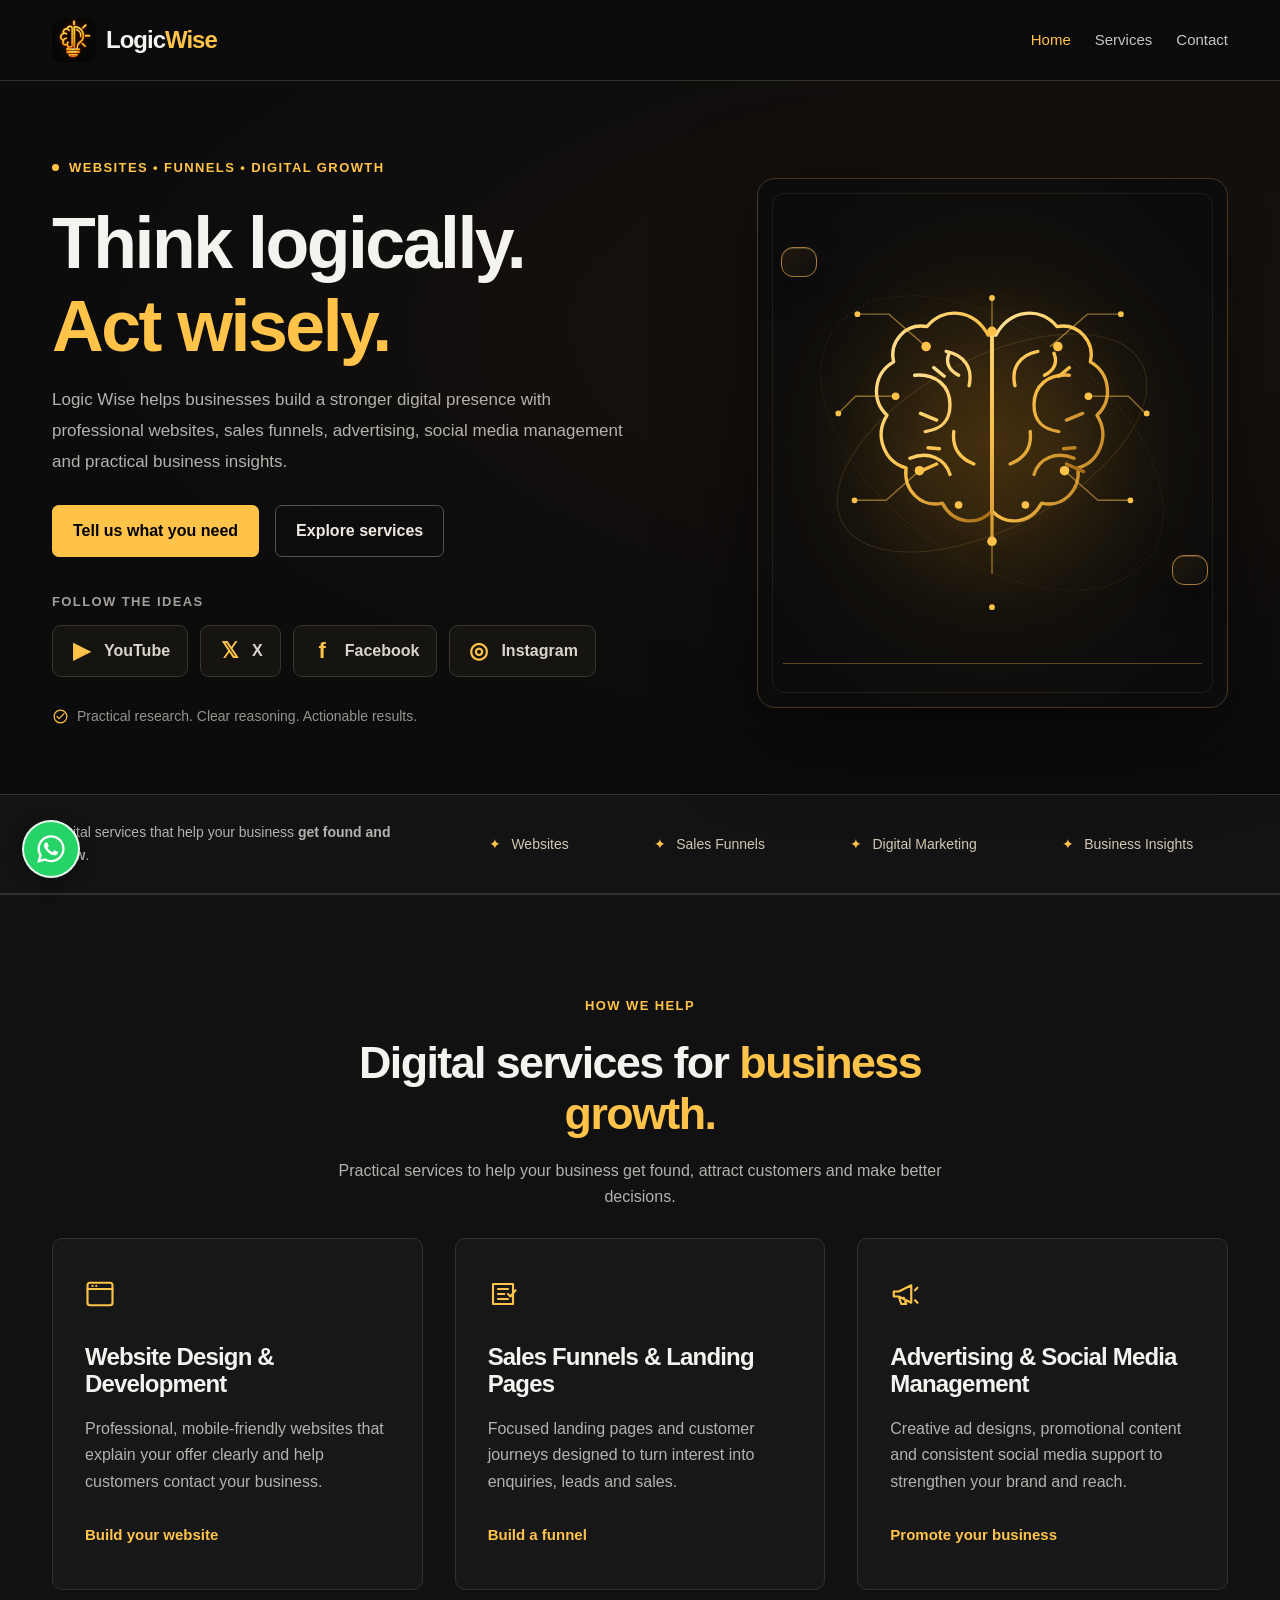
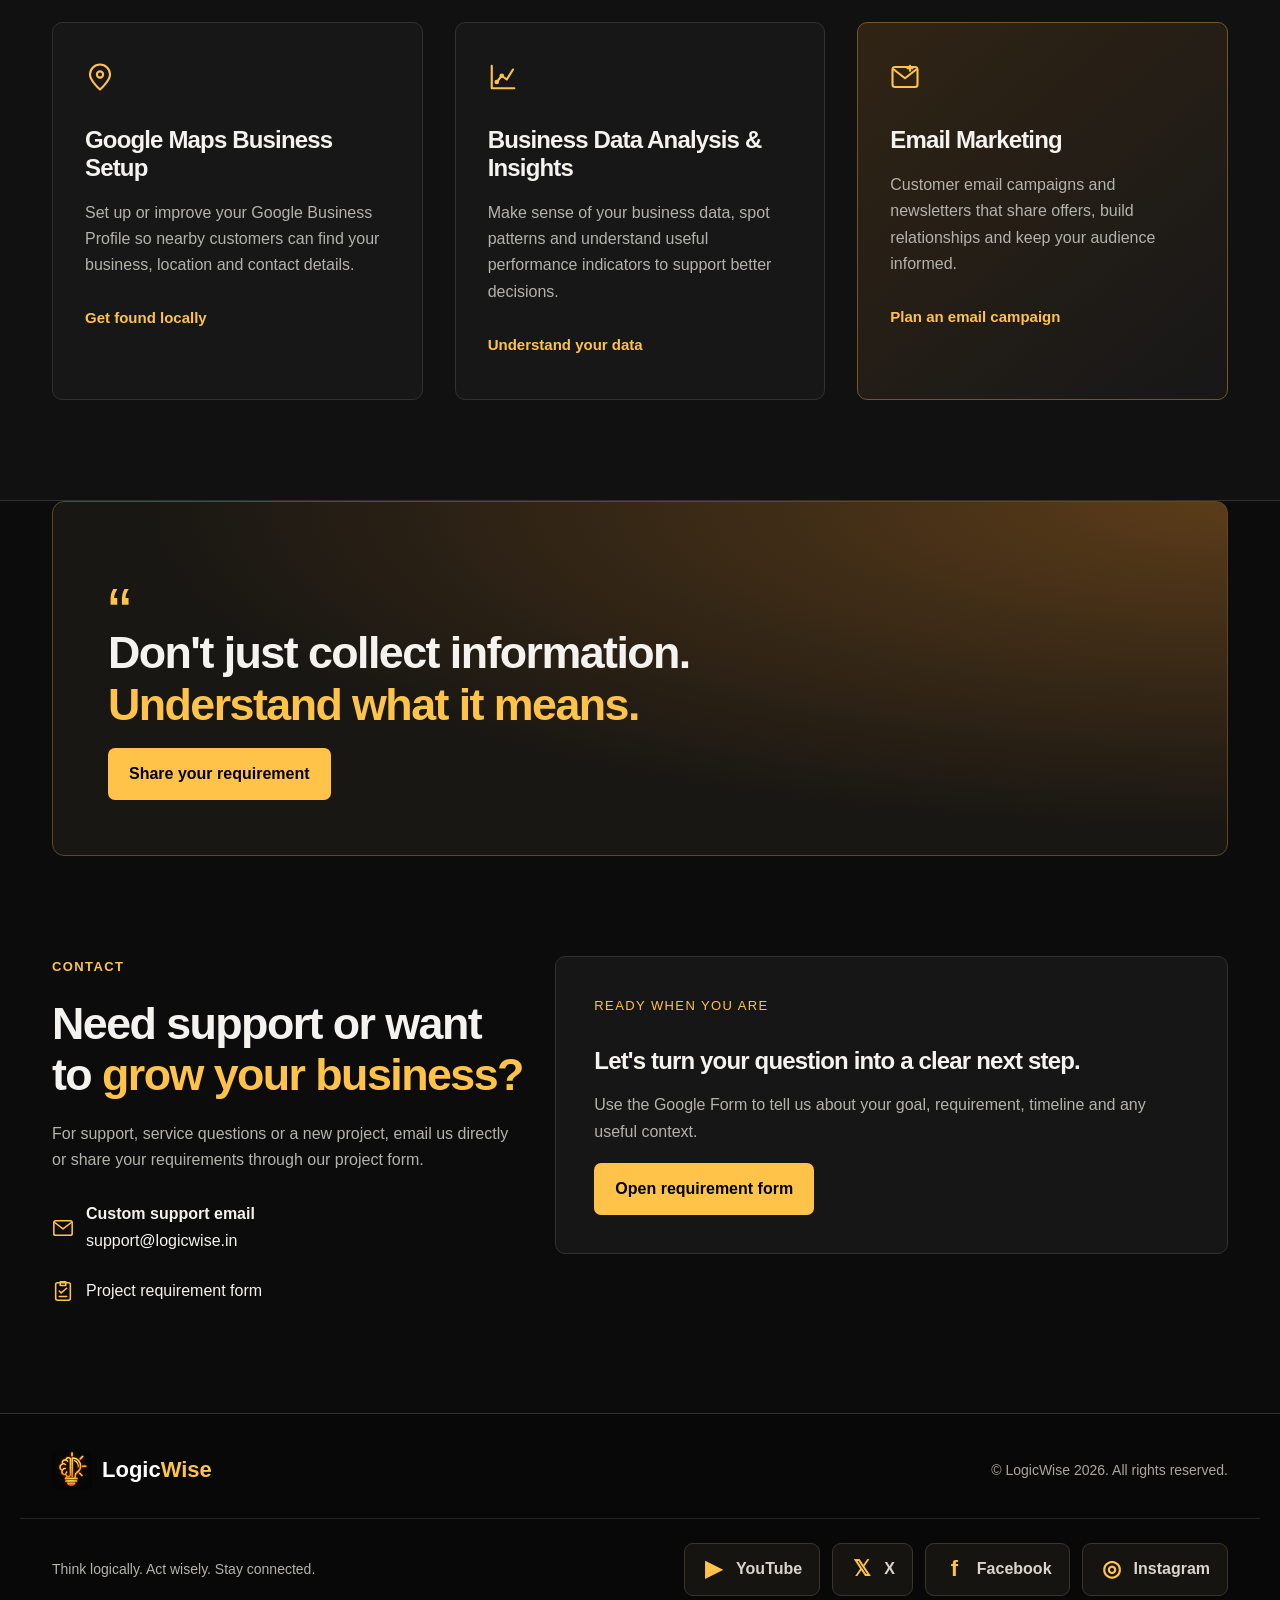
<file: index.html>
<!doctype html>
<html lang="en">
<head>
  <meta charset="utf-8">
  <meta name="viewport" content="width=device-width, initial-scale=1">
  <meta name="theme-color" content="#0c0c0d">
  <meta property="og:title" content="Logic Wise | Websites, Funnels &amp; Digital Marketing">
  <meta property="og:description" content="Logic Wise helps businesses grow with website design, sales funnels, advertising, social media, Google Maps setup, business insights and email marketing.">
  <meta property="og:type" content="website">
  <title>Logic Wise | Website Design &amp; Digital Growth</title>
  <meta name="description" content="Logic Wise offers website design and development, sales funnels, advertising, social media management, Google Maps business setup, data analysis, business insights and email marketing.">
  <meta name="keywords" content="Logic Wise, website design, website development, sales funnel, landing page, advertising, social media management, Google Maps business setup, business data analysis, email marketing">
<link rel="icon" href="assets/img/logo.webp">
<link rel="stylesheet" href="assets/css/style.css?v=20261029-google-account-left-whatsapp">
<noscript><style>.navbar-collapse{display:block!important;max-height:none}.navbar-toggler{display:none!important}.navbar>.container{flex-wrap:wrap}.navbar-collapse{width:100%}.navbar-nav{flex-wrap:wrap}</style></noscript>
</head>
<body>
<a class="skip-link" href="#hero">Skip to content</a>
<header id="header" class="site-header">
  <nav class="navbar navbar-expand-lg py-3">
    <div class="container">
      <a class="navbar-brand d-flex align-items-center gap-2" href="#hero" aria-label="Logic Wise home">
        <img src="assets/img/logo.webp" alt="Logic Wise logo" class="brand-logo" width="44" height="44">
        <span class="brand-name">Logic<span>Wise</span></span>
      </a>
      <button class="navbar-toggler" type="button" aria-controls="mainNav" aria-expanded="false" aria-label="Toggle navigation">
        <span aria-hidden="true">☰</span>
      </button>
      <div class="collapse navbar-collapse" id="mainNav">
        <ul class="navbar-nav ms-auto align-items-lg-center gap-lg-2">
          <li class="nav-item"><a class="nav-link active" href="#hero">Home</a></li>
          <li class="nav-item"><a class="nav-link" href="#services">Services</a></li>
<li class="nav-item"><a class="nav-link" href="#contact">Contact</a></li>
        </ul>
      </div>
    </div>
  </nav>
</header>

<main>
<section id="hero" class="hero-section">
  <div class="hero-grid"></div>
  <div class="container position-relative">
    <div class="row align-items-center g-5">
      <div class="col-lg-7">
        <div class="eyebrow"><span></span> Websites • Funnels • Digital Growth</div>
        <h1>Think logically.<br><em>Act wisely.</em></h1>
        <p class="hero-copy">Logic Wise helps businesses build a stronger digital presence with professional websites, sales funnels, advertising, social media management and practical business insights.</p>
        <div class="d-flex flex-wrap gap-3 mt-4">
          <a href="https://docs.google.com/forms/d/e/1FAIpQLSdXcU4ocTIHJ3vsO30oyGMejlMOPfLSDJ4jtmfW_th48Pn7Lg/viewform?usp=header" target="_blank" rel="noopener noreferrer" class="btn btn-primary btn-lg rounded-pill px-4">Tell us what you need </a>
          <a href="#services" class="btn btn-outline-dark btn-lg rounded-pill px-4">Explore services</a>
        </div>
        <div class="follow-label">FOLLOW THE IDEAS</div><nav class="social-links" aria-label="Follow Logic Wise"><a href="https://www.youtube.com/@LogicWise_in" target="_blank" rel="noopener noreferrer"><span aria-hidden="true">▶</span>YouTube</a><a href="https://x.com/Logicwise_in" target="_blank" rel="noopener noreferrer"><span aria-hidden="true">𝕏</span>X</a><a href="https://www.facebook.com/Logicwise.in/" target="_blank" rel="noopener noreferrer"><span aria-hidden="true">f</span>Facebook</a><a href="https://www.instagram.com/logicwise.in/" target="_blank" rel="noopener noreferrer"><span aria-hidden="true">◎</span>Instagram</a></nav><div class="hero-note mt-4"><svg class="line-icon" viewBox="0 0 24 24" fill="none" stroke="currentColor" stroke-width="1.7" stroke-linecap="round" stroke-linejoin="round" aria-hidden="true"><circle cx="12" cy="12" r="9"/><path d="m7 12 3 3 7-7"/></svg> Practical research. Clear reasoning. Actionable results.</div>
      </div>
      <div class="col-lg-5"><div class="brain-stage" role="img" aria-label="Original gold neural brain illustration representing logic, ideas and digital thinking"><div class="brain-orbit orbit-one"></div><div class="brain-orbit orbit-two"></div><div class="brain-glow"></div><svg class="brain-illustration" viewBox="0 0 440 440" aria-hidden="true"><defs><linearGradient id="brainGold" x1="0" y1="0" x2="1" y2="1"><stop offset="0" stop-color="#ffe5a0"/><stop offset=".48" stop-color="#ffc34a"/><stop offset="1" stop-color="#a66a16"/></linearGradient><filter id="brainShadow"><feGaussianBlur stdDeviation="2"/></filter></defs><g fill="none" stroke="url(#brainGold)" stroke-width="3.5" stroke-linecap="round" stroke-linejoin="round"><path d="M216 107c-15-28-48-30-64-9-23-4-40 16-35 37-21 12-24 40-7 56-14 22-2 49 20 55-3 24 16 42 38 37 11 21 36 25 52 8V107Z"/><path d="M224 107c15-28 48-30 64-9 23-4 40 16 35 37 21 12 24 40 7 56 14 22 2 49-20 55 3 24-16 42-38 37-11 21-36 25-52 8V107Z"/><path d="M220 103v220M139 149c22-2 37 11 37 31s-12 26-26 28m-16 28c19-8 37 0 42 17m-4-129c20 4 28 18 24 36m-16 48c-2 17 6 28 21 34M301 149c-22-2-37 11-37 31s12 26 26 28m16 28c-19-8-37 0-42 17m4-129c-20 4-28 18-24 36m16 48c2 17-6 28-21 34"/><path d="M175 126c-4 10 0 18 10 23m-40 40 17 7m-18 54 18-8m-3-101 11 9m-17 75 12 1m120-100c4 10 0 18-10 23m40 40-17 7m18 54-18-8m3-101-11 9m17 75-12 1"/></g><g fill="#ffc34a"><circle cx="151" cy="119" r="5"/><circle cx="119" cy="171" r="4"/><circle cx="144" cy="249" r="5"/><circle cx="185" cy="285" r="4"/><circle cx="289" cy="119" r="5"/><circle cx="321" cy="171" r="4"/><circle cx="296" cy="249" r="5"/><circle cx="255" cy="285" r="4"/><circle cx="220" cy="103" r="5"/><circle cx="220" cy="323" r="5"/></g><g fill="none" stroke="#ffc34a" stroke-opacity=".5" stroke-width="1.5"><path d="M151 119 112 85H79m202 34 39-34h35M119 171H77l-18 18m262-18h42l18 18M144 249l-35 31H76m220-31 35 31h33M220 103V68m0 255v34"/></g><g fill="#ffc34a"><circle cx="79" cy="85" r="3"/><circle cx="355" cy="85" r="3"/><circle cx="59" cy="189" r="3"/><circle cx="382" cy="189" r="3"/><circle cx="76" cy="280" r="3"/><circle cx="365" cy="280" r="3"/><circle cx="220" cy="68" r="3"/><circle cx="220" cy="392" r="3"/></g></svg><div class="brain-label brain-label-top"></div><div class="brain-label brain-label-bottom"></div><div class="brain-stage-caption"></div></div></div>
    </div>
  </div>
</section>

<section class="trust-strip">
  <div class="container">
    <div class="row align-items-center g-3">
      <div class="col-lg-4"><p class="mb-0">Digital services that help your business <strong>get found and grow</strong>.</p></div>
      <div class="col-lg-8"><div class="trust-items"><span>Websites</span><span>Sales Funnels</span><span>Digital Marketing</span><span>Business Insights</span></div></div>
    </div>
  </div>
</section>

<section id="services" class="services-section section-padding">
  <div class="container">
    <div class="section-heading text-center mx-auto">
      <div class="section-kicker">How we help</div>
      <h2>Digital services for <span>business growth.</span></h2>
      <p>Practical services to help your business get found, attract customers and make better decisions.</p>
    </div>
    <div class="row g-4 mt-4">
      <div class="col-md-6 col-lg-4"><article class="service-card"><div class="service-icon"><svg class="line-icon" viewBox="0 0 24 24" fill="none" stroke="currentColor" stroke-width="1.7" stroke-linecap="round" stroke-linejoin="round" aria-hidden="true"><rect x="2" y="3" width="20" height="18" rx="2"/><path d="M2 8h20M6 5.5h.01m3 0h.01"/></svg></div><h3>Website Design &amp; Development</h3><p>Professional, mobile-friendly websites that explain your offer clearly and help customers contact your business.</p><a href="#contact">Build your website</a></article></div>
      <div class="col-md-6 col-lg-4"><article class="service-card"><div class="service-icon"><svg class="line-icon" viewBox="0 0 24 24" fill="none" stroke="currentColor" stroke-width="1.7" stroke-linecap="round" stroke-linejoin="round" aria-hidden="true"><path d="M4 4h16v16H4zM8 8h8M8 12h5m-5 4h8"/><path d="m16 12 2 2 4-5"/></svg></div><h3>Sales Funnels &amp; Landing Pages</h3><p>Focused landing pages and customer journeys designed to turn interest into enquiries, leads and sales.</p><a href="#contact">Build a funnel</a></article></div>
      <div class="col-md-6 col-lg-4"><article class="service-card"><div class="service-icon"><svg class="line-icon" viewBox="0 0 24 24" fill="none" stroke="currentColor" stroke-width="1.7" stroke-linecap="round" stroke-linejoin="round" aria-hidden="true"><path d="M3 10v4h4l10 5V5L7 10H3Zm4 4 2 6h4l-2-5"/><path d="M20 9l2-2m-2 10 2 2"/></svg></div><h3>Advertising &amp; Social Media Management</h3><p>Creative ad designs, promotional content and consistent social media support to strengthen your brand and reach.</p><a href="#contact">Promote your business</a></article></div>
      <div class="col-md-6 col-lg-4"><article class="service-card"><div class="service-icon"><svg class="line-icon" viewBox="0 0 24 24" fill="none" stroke="currentColor" stroke-width="1.7" stroke-linecap="round" stroke-linejoin="round" aria-hidden="true"><path d="M20 10c0 5-8 12-8 12S4 15 4 10a8 8 0 1 1 16 0Z"/><circle cx="12" cy="10" r="2.5"/></svg></div><h3>Google Maps Business Setup</h3><p>Set up or improve your Google Business Profile so nearby customers can find your business, location and contact details.</p><a href="#contact">Get found locally</a></article></div>
      <div class="col-md-6 col-lg-4"><article class="service-card"><div class="service-icon"><svg class="line-icon" viewBox="0 0 24 24" fill="none" stroke="currentColor" stroke-width="1.7" stroke-linecap="round" stroke-linejoin="round" aria-hidden="true"><path d="M3 3v18h18M7 16l4-5 4 3 5-8"/><circle cx="7" cy="16" r="1"/><circle cx="11" cy="11" r="1"/></svg></div><h3>Business Data Analysis &amp; Insights</h3><p>Make sense of your business data, spot patterns and understand useful performance indicators to support better decisions.</p><a href="#contact">Understand your data</a></article></div>
      <div class="col-md-6 col-lg-4"><article class="service-card featured"><div class="service-icon"><svg class="line-icon" viewBox="0 0 24 24" fill="none" stroke="currentColor" stroke-width="1.7" stroke-linecap="round" stroke-linejoin="round" aria-hidden="true"><rect x="2" y="4" width="20" height="16" rx="2"/><path d="m3 6 9 7 9-7M16 3v4m-2-2h4"/></svg></div><h3>Email Marketing</h3><p>Customer email campaigns and newsletters that share offers, build relationships and keep your audience informed.</p><a href="#contact">Plan an email campaign</a></article></div>
    </div>
  </div>
</section>

<section class="statement-section">
  <div class="container">
    <div class="statement-box">
      <div class="statement-mark">“</div>
      <h2>Don't just collect information.<br><span>Understand what it means.</span></h2>
      <a href="https://docs.google.com/forms/d/e/1FAIpQLSdXcU4ocTIHJ3vsO30oyGMejlMOPfLSDJ4jtmfW_th48Pn7Lg/viewform?usp=header" target="_blank" rel="noopener noreferrer" class="btn btn-light rounded-pill px-4">Share your requirement </a>
    </div>
  </div>
</section>

<section id="contact" class="section-padding contact-section">
  <div class="container">
    <div class="row g-5 align-items-start">
      <div class="col-lg-5">
        <div class="section-kicker">Contact</div>
        <h2>Need support or want to <span>grow your business?</span></h2>
        <p class="text-muted mt-3">For support, service questions or a new project, email us directly or share your requirements through our project form.</p>
        <div class="contact-details mt-4">
          <a href="mailto:support@logicwise.in"><svg class="line-icon" viewBox="0 0 24 24" fill="none" stroke="currentColor" stroke-width="1.7" stroke-linecap="round" stroke-linejoin="round" aria-hidden="true"><rect x="2" y="4" width="20" height="16" rx="2"/><path d="m3 6 9 7 9-7"/></svg><span><strong>Custom support email</strong><br>support@logicwise.in</span></a>
          <a href="https://docs.google.com/forms/d/e/1FAIpQLSdXcU4ocTIHJ3vsO30oyGMejlMOPfLSDJ4jtmfW_th48Pn7Lg/viewform?usp=header" target="_blank" rel="noopener noreferrer"><svg class="line-icon" viewBox="0 0 24 24" fill="none" stroke="currentColor" stroke-width="1.7" stroke-linecap="round" stroke-linejoin="round" aria-hidden="true"><rect x="4" y="3" width="16" height="19" rx="2"/><path d="M9 2h6v4H9zM8 12l2 2 6-5M8 18h8"/></svg><span>Project requirement form</span></a>
        </div>
      </div>
      <div class="col-lg-7">
        <div class="contact-card">
          <div class="contact-card-top"><span>READY WHEN YOU ARE</span></div>
          <h3>Let's turn your question into a clear next step.</h3>
          <p>Use the Google Form to tell us about your goal, requirement, timeline and any useful context.</p>
          <a class="btn btn-primary btn-lg rounded-pill px-4" target="_blank" rel="noopener noreferrer" href="https://docs.google.com/forms/d/e/1FAIpQLSdXcU4ocTIHJ3vsO30oyGMejlMOPfLSDJ4jtmfW_th48Pn7Lg/viewform?usp=header">Open requirement form </a>
        </div>
      </div>
    </div>
  </div>
</section>
</main>

<footer class="footer">
  <div class="container">
    <div class="row align-items-center g-3">
      <div class="col-md-6 d-flex align-items-center gap-2"><img src="assets/img/logo.webp" alt="Logic Wise logo" class="footer-logo" width="40" height="40" loading="lazy"><strong>Logic<span>Wise</span></strong></div>
      <div class="col-md-6 text-md-end"><span>© LogicWise 2026. All rights reserved.</span></div>
    </div>
  </div>
<div class="container footer-social"><p>Think logically. Act wisely. Stay connected.</p><nav class="social-links" aria-label="Logic Wise social accounts"><a href="https://www.youtube.com/@LogicWise_in" target="_blank" rel="noopener noreferrer"><span aria-hidden="true">▶</span>YouTube</a><a href="https://x.com/Logicwise_in" target="_blank" rel="noopener noreferrer"><span aria-hidden="true">𝕏</span>X</a><a href="https://www.facebook.com/Logicwise.in/" target="_blank" rel="noopener noreferrer"><span aria-hidden="true">f</span>Facebook</a><a href="https://www.instagram.com/logicwise.in/" target="_blank" rel="noopener noreferrer"><span aria-hidden="true">◎</span>Instagram</a></nav></div></footer>



<a class="whatsapp-float" href="https://wa.me/917599369519?text=Hello%20Logic%20Wise%2C%20I%20would%20like%20to%20know%20more%20about%20your%20services." target="_blank" rel="noopener noreferrer" aria-label="Contact Logic Wise on WhatsApp" title="Chat on WhatsApp"><svg aria-hidden="true" viewBox="0 0 32 32" focusable="false"><path fill="currentColor" d="M16.04 3C9.01 3 3.3 8.71 3.3 15.74c0 2.24.59 4.34 1.62 6.16L3 29l7.28-1.91a12.65 12.65 0 0 0 5.76 1.39h.01c7.03 0 12.74-5.71 12.74-12.74S23.07 3 16.04 3zm0 23.3h-.01c-1.8 0-3.56-.48-5.1-1.4l-.37-.22-4.32 1.13 1.15-4.21-.24-.39a10.6 10.6 0 0 1-1.63-5.47c0-5.82 4.74-10.56 10.57-10.56 2.82 0 5.47 1.1 7.46 3.09a10.5 10.5 0 0 1 3.1 7.47c0 5.82-4.74 10.56-10.56 10.56zm5.8-7.91c-.32-.16-1.9-.94-2.2-1.05-.3-.11-.51-.16-.72.16-.22.32-.83 1.05-1.02 1.27-.19.21-.38.24-.7.08-.32-.16-1.35-.5-2.57-1.6-.95-.84-1.6-1.88-1.79-2.2-.19-.32-.02-.49.14-.65.14-.14.32-.38.48-.57.16-.19.21-.32.32-.54.11-.21.05-.4-.03-.56-.08-.16-.72-1.74-.99-2.38-.26-.62-.53-.54-.72-.55h-.62c-.21 0-.56.08-.85.4-.29.32-1.12 1.1-1.12 2.68s1.15 3.11 1.31 3.33c.16.21 2.27 3.47 5.5 4.86.77.33 1.37.53 1.84.68.77.25 1.47.21 2.02.13.62-.09 1.9-.78 2.17-1.53.27-.75.27-1.4.19-1.53-.08-.13-.29-.21-.61-.37z"/></svg></a>
<script src="assets/js/main.js" defer></script>
</body>
</html>
</file>
<file: assets/css/style.css>
:root {
  --bg:#0c0c0d;
  --panel:#161617;
  --gold:#ffc34a;
  --muted:#b4b2ad;
  --line:#30302d;
  --bs-body-color:#f5f3ef}
* {
  box-sizing:border-box}
html {
  scroll-behavior:smooth;
  scroll-padding-top:100px}
body {
  margin:0;
  background:var(--bg);
  color:#f5f3ef;
  font:16px/1.65 Arial,Helvetica,sans-serif}
a {
  color:inherit;
  text-decoration:none}
img {
  max-width:100%;
  display:block}
button {
  font:inherit}
h1,h2,h3,h4,h5,p {
  margin:0 0 18px}
h1,h2,h3,h4,h5 {
  line-height:1.15;
  letter-spacing:-.035em}
h1 {
  font-size:clamp(44px,5.6vw,78px);
  font-weight:800;
  margin-top:24px}
h1 em {
  font-style:normal;
  color:var(--gold)}
h2 {
  font-size:clamp(32px,3.5vw,46px)}
h2 span {
  color:var(--gold)}
h3 {
  font-size:24px}
h4 {
  font-size:22px}
h5 {
  font-size:20px}
p {
  color:var(--muted)}
.container {
  max-width:1240px;
  margin:auto;
  padding:0 32px}
.row {
  display:flex;
  flex-wrap:wrap;
  margin:0 -16px;
  row-gap:32px}
.row>[class*=col-] {
  padding:0 16px;
  width:100%}
.d-flex {
  display:flex}
.flex-wrap {
  flex-wrap:wrap}
.align-items-center {
  align-items:center}
.align-items-start {
  align-items:flex-start}
.gap-2 {
  gap:10px}
.gap-3 {
  gap:16px}
.mt-2 {
  margin-top:14px}
.mt-3 {
  margin-top:20px}
.mt-4 {
  margin-top:28px}
.mb-0 {
  margin-bottom:0}
.text-center {
  text-align:center}
.mx-auto {
  margin-left:auto;
  margin-right:auto}
.section-padding {
  padding:100px 0}
.section-kicker,.eyebrow,.mini-label,.follow-label {
  color:var(--gold);
  font-size:11px;
  letter-spacing:2px;
  font-weight:700;
  text-transform:uppercase;
  margin-bottom:20px}
.eyebrow {
  display:flex;
  align-items:center;
  gap:10px}
.eyebrow span {
  width:7px;
  height:7px;
  background:var(--gold);
  border-radius:50%}
.site-header {
  position:sticky;
  top:0;
  z-index:20;
  background:#0c0c0df2;
  border-bottom:1px solid var(--line);
  backdrop-filter:blur(16px)}
.navbar>.container {
  display:flex;
  align-items:center;
  justify-content:space-between;
  gap:24px;
  width:100%}
.navbar {
  padding:18px 0}
.brand-logo {
  width:44px;
  height:44px;
  border-radius:10px}
.brand-name {
  font-size:24px;
  font-weight:800;
  letter-spacing:-1px}
.brand-name span,.footer strong span {
  color:var(--gold)}
.navbar-nav {
  display:flex;
  align-items:center;
  gap:24px;
  list-style:none;
  margin:0;
  padding:0}
.nav-link {
  font-size:13px;
  color:#c7c5bf}
.nav-link:hover {
  color:var(--gold)}
.navbar-toggler {
  display:none;
  color:var(--gold);
  background:transparent;
  border:1px solid var(--line);
  border-radius:8px;
  padding:4px 12px;
  font-size:25px}
.btn {
  display:inline-flex;
  align-items:center;
  justify-content:center;
  padding:13px 20px;
  border-radius:7px;
  font-size:13px;
  font-weight:700;
  line-height:1.5;
  transition:background .2s,transform .2s;
  border:1px solid transparent}
.btn:hover {
  transform:translateY(-2px)}
.btn-primary,.btn-light {
  background:var(--gold);
  color:#171307}
.btn-primary:hover,.btn-light:hover {
  background:#ffd780}
.btn-outline-dark {
  border-color:#555249;
  color:#eee9df;
  background:transparent}
.btn-outline-dark:hover {
  background:#24221c}
.hero-section {
  padding:76px 0 66px;
  background:radial-gradient(ellipse at 85% 35%,#50300f33,transparent 65%)}
.hero-copy {
  max-width:590px;
  font-size:17px;
  line-height:1.8}
.hero-note {
  font-size:12px;
  color:#96938d}
.follow-label {
  margin-top:34px;
  margin-bottom:12px;
  color:#a4a099}
.social-links {
  display:flex;
  flex-wrap:wrap;
  gap:8px}
.social-links a {
  display:flex;
  align-items:center;
  gap:8px;
  border:1px solid #39352c;
  border-radius:6px;
  padding:8px 10px;
  font-size:11px;
  color:#d9d5cc;
  background:#151410}
.social-links a>span:first-child {
  font-size:16px;
  color:var(--gold);
  font-weight:bold}
.social-links a:hover {
  border-color:var(--gold);
  background:#2a2113}
.external {
  color:#a29a8d}
.brand-art {
  border:1px solid #4c3820;
  border-radius:14px;
  overflow:hidden;
  background:#100f0c;
  box-shadow:0 20px 80px #0006;
  transform:rotate(1deg)}
.brand-art img {
  width:100%;
  height:auto}
.art-caption {
  padding:30px}
.art-caption span {
  display:block;
  font-size:10px;
  letter-spacing:2px;
  color:var(--gold);
  margin-bottom:16px}
.art-caption strong {
  font-size:28px;
  line-height:1.25;
  letter-spacing:-1px}
.trust-strip {
  border-block:1px solid var(--line);
  padding:26px 0;
  background:#131313;
  font-size:12px}
.trust-items {
  display:flex;
  flex-wrap:wrap;
  justify-content:space-around;
  gap:16px;
  color:#d2c8b4}
.trust-items span:before {
  content:'✦';
  color:var(--gold);
  margin-right:10px}
.lead {
  font-size:20px}
.point {
  display:flex;
  gap:14px}
.point p {
  font-size:14px}
.point i {
  color:var(--gold)}
.services-section {
  background:#111112;
  border-block:1px solid var(--line)}
.section-heading {
  max-width:630px}
.service-card {
  height:100%;
  padding:32px;
  border:1px solid var(--line);
  border-radius:10px;
  background:#171718;
  position:relative}
.service-card p {
  font-size:14px}
.service-card a {
  font-size:13px;
  color:var(--gold)}
.service-icon {
  font-size:25px;
  color:var(--gold);
  margin-bottom:30px}
.service-no {
  position:absolute;
  right:28px;
  top:29px;
  color:#80786b;
  font-size:12px}
.service-card.featured {
  border-color:#72562a;
  background:linear-gradient(140deg,#302414,#171718)}
.process-item {
  display:flex;
  gap:28px;
  border-bottom:1px solid var(--line);
  padding:24px 0}
.process-item:first-child {
  padding-top:0}
.process-item p {
  font-size:14px;
  margin-bottom:0}
.process-number {
  color:var(--gold);
  font-size:14px}
.statement-box {
  padding:55px;
  border:1px solid #604721;
  border-radius:12px;
  background:radial-gradient(at top right,#5b3c19,#191713 65%)}
.statement-mark {
  font-size:70px;
  color:var(--gold);
  height:70px}
.contact-details {
  display:grid;
  gap:15px;
  font-size:14px}
.contact-details a {
  overflow-wrap:anywhere}
.contact-card {
  padding:38px;
  border:1px solid var(--line);
  border-radius:10px;
  background:var(--panel)}
.contact-card-top {
  font-size:11px;
  color:var(--gold);
  letter-spacing:2px;
  margin-bottom:30px}
.footer {
  border-top:1px solid var(--line);
  padding:36px 0 28px;
  background:#080808;
  font-size:12px;
  color:#aaa69e}
.footer-logo {
  width:40px;
  height:40px;
  border-radius:8px}
.footer strong {
  font-size:22px;
  color:white}
.footer-social {
  margin-top:28px;
  padding-top:24px;
  border-top:1px solid #242321;
  display:flex;
  justify-content:space-between;
  align-items:center;
  gap:20px}
.footer-social p {
  margin:0}
.videos-section {
  border-bottom:1px solid var(--line)}
.video-heading {
  display:flex;
  justify-content:space-between;
  align-items:center;
  gap:35px}
.video-heading h2 {
  max-width:600px}
.video-heading>.btn {
  flex-shrink:0}
.channel-card {
  display:flex;
  align-items:center;
  gap:28px;
  padding:32px;
  margin-top:22px;
  border:1px solid #554126;
  border-radius:10px;
  background:linear-gradient(110deg,#251c10,#141414)}
.channel-card p {
  margin:0}
.channel-arrow {
  margin-left:auto;
  color:var(--gold);
  font-size:30px}
.play-mark {
  display:grid;
  place-items:center;
  flex-shrink:0;
  width:74px;
  height:74px;
  background:var(--gold);
  color:#171307;
  border-radius:50%;
  font-size:24px}
.channel-card .section-kicker {
  margin-bottom:12px}
.video-grid {
  display:grid;
  grid-template-columns:repeat(3,1fr);
  gap:24px}
.video-card {
  border:1px solid var(--line);
  border-radius:10px;
  overflow:hidden;
  background:var(--panel)}
.video-card img {
  aspect-ratio:16/9;
  object-fit:cover;
  width:100%}
.video-card h3 {
  padding:20px;
  margin:0;
  font-size:20px}
.video-card p {
  padding:0 20px 20px;
  margin:0;
  font-size:13px;
  color:var(--gold)}
.skip-link {
  position:fixed;
  top:-100px;
  left:16px;
  z-index:100;
  background:var(--gold);
  color:black;
  padding:12px}
.skip-link:focus {
  top:12px}
:focus-visible {
  outline:3px solid var(--gold);
  outline-offset:5px}

@media(min-width:768px) {
  .row>.col-md-6 {
  width:50%}
.text-md-end {
  text-align:right}
}

@media(min-width:992px) {
  .row>.col-lg-4 {
  width:33.333%}
.row>.col-lg-5 {
  width:41.666%}
.row>.col-lg-7 {
  width:58.333%}
.row>.col-lg-8 {
  width:66.666%}
}

@media(max-width:1100px) {
  .navbar-nav {
  gap:14px}
.navbar-nav .btn {
  padding:10px}
.brand-name {
  font-size:21px}
}

@media(max-width:991px) {
  .navbar-toggler {
  display:block}
.navbar>.container {
  flex-wrap:wrap}
.navbar-collapse {
  display:none;
  width:100%}
.navbar-collapse.show {
  display:block}
.navbar-nav {
  align-items:stretch;
  flex-direction:column;
  padding:15px 0}
.nav-link {
  display:block;
  padding:8px}
.hero-section {
  padding-top:46px}
.brand-art {
  transform:none;
  max-width:650px;
  margin:12px auto 0}
.video-heading {
  align-items:flex-start;
  flex-direction:column;
  gap:10px}
.footer-social {
  flex-direction:column;
  align-items:flex-start}
.section-padding {
  padding:65px 0}
}

@media(max-width:600px) {
  .container {
  padding:0 20px}
.hero-copy {
  font-size:16px}
.hero-section h1 {
  font-size:48px}
.hero-section .btn {
  width:100%}
.section-padding {
  padding:50px 0}
.statement-box,.contact-card {
  padding:28px}
.channel-card {
  align-items:flex-start;
  padding:22px;
  gap:18px;
  flex-wrap:wrap}
.play-mark {
  width:48px;
  height:48px;
  font-size:18px}
.channel-card>div {
  flex:1;
  min-width:170px}
.channel-arrow {
  display:none}
.channel-card h3 {
  font-size:21px}
.video-grid {
  grid-template-columns:1fr}
.trust-items {
  justify-content:flex-start}
.art-caption {
  padding:22px}
.art-caption strong {
  font-size:25px}
}

@media(prefers-reduced-motion:reduce) {
  html {
  scroll-behavior:auto}
* {
  transition:none!important}
}

[hidden] {
  display:none!important}

/* Readability and interaction refinements */
.social-links {
  gap:12px}

.social-links a {
  min-height:50px;
  padding:12px 17px;
  font-size:14px;
  font-weight:600;
  gap:11px;
  border-radius:9px;
  transition:background .18s,border-color .18s,transform .18s}

.social-links a>span:first-child {
  font-size:22px;
  min-width:23px;
  text-align:center;
  line-height:1}

.social-links a:hover {
  background:#302511;
  border-color:var(--gold);
  transform:translateY(-2px)}

.btn-primary,.btn-light,.btn-primary:hover,.btn-light:hover,.btn-primary:focus-visible,.btn-light:focus-visible {
  color:#000;
  font-weight:800}

.btn {
  min-height:48px;
  font-size:14px;
  gap:9px}

.navbar-nav .btn {
  font-size:13px}

.line-icon {
  display:inline-block;
  flex-shrink:0;
  width:22px;
  height:22px;
  vertical-align:middle}

.point>.line-icon {
  color:var(--gold);
  margin-top:2px}

.service-icon .line-icon {
  width:30px;
  height:30px}

.hero-note {
  display:flex;
  align-items:center;
  gap:8px}

.hero-note .line-icon {
  width:17px;
  height:17px;
  color:var(--gold)}

.contact-details a {
  display:flex;
  align-items:center;
  gap:12px;
  min-height:44px}

.contact-details .line-icon {
  color:var(--gold)}

.service-card {
  transition:border-color .2s,background .2s}

.service-card:hover {
  border-color:#8e6d33}

.service-card a {
  display:inline-flex;
  align-items:center;
  min-height:44px;
  font-weight:600;
  text-underline-offset:5px}

.service-card a:hover {
  text-decoration:underline}

.footer-social {
  flex-wrap:wrap}
.footer-social .social-links {
  justify-content:flex-start}

.channel-card:hover {
  border-color:var(--gold)}

@media(max-width:600px) {
  .social-links {
  display:grid;
  grid-template-columns:repeat(2,minmax(0,1fr));
  width:100%;
  gap:10px}
.social-links a {
  font-size:14px;
  padding:12px;
  min-height:52px}
.social-links a:last-child {
  grid-column:1/-1;
  justify-content:center}
.hero-note {
  align-items:flex-start}
.footer-social {
  gap:18px}
}


/* Larger supporting text and clear yellow-button labels. */
.section-kicker,.eyebrow,.mini-label,.follow-label {
  font-size:13px;
  letter-spacing:1.4px}

.nav-link {
  font-size:15px}

.hero-note,.trust-strip,.footer {
  font-size:14px}

.art-caption span,.contact-card-top {
  font-size:13px;
  letter-spacing:1.4px}

.point p,.service-card p,.process-item p,.contact-details,.video-card p {
  font-size:16px}

.service-card a,.navbar-nav .btn {
  font-size:15px}

.btn,.social-links a {
  font-size:16px}

.btn-primary,.btn-light,.btn-primary:visited,.btn-light:visited,
.btn-primary:hover,.btn-light:hover,.btn-primary:active,.btn-light:active,
.btn-primary:focus,.btn-light:focus,
.btn-primary *,.btn-light * {
  color:#000!important;
  -webkit-text-fill-color:#000!important;
  font-weight:800}

@media(max-width:600px) {
  .social-links a {
  font-size:16px}
.section-kicker,.eyebrow,.follow-label {
  letter-spacing:1px}
}


/* Responsive finishing: content stays legible from 320px to wide desktops. */
.row>[class*=col-] {
  min-width:0}

.navbar-brand {
  flex-shrink:0}

.brand-art img {
  height:auto;
  aspect-ratio:1672/941}

.btn {
  white-space:normal;
  text-align:center;
  max-width:100%}

.video-card {
  min-width:0}

.video-card h3 {
  overflow-wrap:anywhere}

.social-links a {
  white-space:nowrap}

.nav-link.active {
  color:var(--gold)}

@media(min-width:768px) and (max-width:991px) {
  .video-grid {
  grid-template-columns:repeat(2,minmax(0,1fr))}
}

@media(min-width:992px) and (max-width:1199px) {
  
 .navbar-toggler {
  display:block}
.navbar>.container {
  flex-wrap:wrap}

 .navbar-collapse {
  display:none;
  width:100%}
.navbar-collapse.show {
  display:block}

 .navbar-nav {
  align-items:stretch;
  flex-direction:column;
  padding:15px 0;
  gap:12px}

 .nav-link {
  display:block;
  padding:8px}
.navbar-nav .btn {
  width:100%}

 .hero-section .row>.col-lg-7 {
  width:55%}
.hero-section .row>.col-lg-5 {
  width:45%}

 h1 {
  font-size:60px}
.art-caption strong {
  font-size:24px}

 .video-heading {
  flex-wrap:wrap}

}

@media(max-width:1199px) {
  .navbar-collapse {
  max-height:calc(100dvh - 100px);
  overflow-y:auto}
html {
  scroll-padding-top:96px}
}

@media(min-width:1200px) {
  .navbar-collapse {
  display:block}
}

@media(max-width:767px) {
  .video-grid {
  grid-template-columns:minmax(0,1fr)}
.video-heading {
  width:100%}
.video-heading>.btn {
  flex-shrink:1}
}

@media(max-width:374px) {
  
 .container {
  padding:0 16px}
.hero-section h1 {
  font-size:42px}

 .brand-name {
  font-size:20px}
.navbar>.container {
  gap:12px}

 .social-links a {
  padding:11px 8px;
  gap:7px;
  font-size:15px}

 .eyebrow {
  font-size:12px;
  letter-spacing:.7px}
.contact-card,.statement-box {
  padding:22px}

}

@media(prefers-reduced-motion:reduce) {
  * {
  scroll-behavior:auto!important;
  transition:none!important}
}



/* Original Logic Wise neural-brain hero art: image-free and responsive. */
.brand-brain{display:inline-grid;place-items:center;width:44px;height:44px;flex:0 0 44px;border:1px solid #624a24;border-radius:12px;background:linear-gradient(145deg,#251b0b,#100f0c);color:var(--gold)}
.brand-brain svg{width:34px;height:34px;fill:none;stroke:currentColor;stroke-width:2.4;stroke-linecap:round;stroke-linejoin:round}
.footer-brain{width:40px;height:40px;flex-basis:40px;border-radius:9px}
.footer-brain svg{width:31px;height:31px}
.brain-stage{position:relative;min-height:530px;display:flex;align-items:center;justify-content:center;overflow:hidden;border:1px solid #49371d;border-radius:18px;background:radial-gradient(ellipse at center,#2b1d0c 0%,#14110c 45%,#0c0c0d 78%);box-shadow:0 24px 90px #0008}
.brain-stage:before{content:"";position:absolute;inset:14px;border:1px solid #ffc34a18;border-radius:12px;pointer-events:none}
.brain-glow{position:absolute;width:220px;height:220px;border-radius:50%;background:#ffb52a20;filter:blur(55px)}
.brain-illustration{position:relative;z-index:2;width:min(100%,420px);height:auto;overflow:visible;filter:drop-shadow(0 0 16px #ffc34a16)}
.brain-orbit{position:absolute;border:1px solid #ffc34a24;border-radius:50%;transform:rotate(-28deg)}
.orbit-one{width:340px;height:170px}.orbit-two{width:390px;height:230px;transform:rotate(36deg);border-style:dashed;opacity:.7}
.brain-label{position:absolute;z-index:3;display:flex;flex-direction:column;gap:4px;padding:12px 15px;border:1px solid #59421f;border-radius:8px;background:#11100de8;box-shadow:0 10px 35px #0005}
.brain-label span,.brain-stage-caption>span{font-size:10px;letter-spacing:1.6px;color:var(--gold);font-weight:700}
.brain-label strong{font-size:13px;color:#f5f3ef}
.brain-label-top{top:13%;left:5%}.brain-label-bottom{right:4%;bottom:23%}
.brain-stage-caption{position:absolute;z-index:3;left:25px;bottom:25px;right:25px;padding-top:16px;border-top:1px solid #49371d}
.brain-stage-caption>span{display:block;margin-bottom:8px}
.brain-stage-caption strong{font-size:clamp(23px,2.4vw,31px);line-height:1.2;letter-spacing:-1px;color:#f5f3ef}
@media(max-width:991px){.brain-stage{min-height:500px;max-width:650px;margin:10px auto 0}.brain-illustration{width:min(88%,400px)}}
@media(max-width:600px){.brain-stage{min-height:430px}.brain-illustration{width:100%;max-width:360px}.brain-label{padding:9px 10px}.brain-label-top{top:8%;left:3%}.brain-label-bottom{right:3%;bottom:25%}.brain-label strong{font-size:11px}.brain-label span,.brain-stage-caption>span{font-size:9px}.brain-stage-caption{left:18px;right:18px;bottom:18px}.orbit-one{width:280px;height:140px}.orbit-two{width:300px;height:180px}}


/* Premium, clearer Logic Wise brain-stage messaging */
.brain-label {
  gap: 6px;
  padding: 14px 17px;
  border: 1px solid #a77b35;
  border-radius: 12px;
  background: linear-gradient(135deg, #21190dF5, #10100ff2);
  box-shadow: 0 12px 32px #0008, inset 0 1px 0 #ffe4a033, 0 0 22px #ffc34a0c;
  backdrop-filter: blur(12px);
}
.brain-label span {
  font-size: 10px;
  letter-spacing: 1.8px;
  color: #ffd780;
}
.brain-label strong {
  font-size: 15px;
  font-weight: 800;
  letter-spacing: -.25px;
  color: #fffaf0;
}
.brain-label strong i {
  color: var(--gold);
  font-style: normal;
  padding: 0 3px;
}
.brain-stage-caption {
  padding-top: 18px;
  border-top: 1px solid #ffc34a55;
}
.brain-stage-caption>span {
  display: inline-flex;
  align-items: center;
  gap: 9px;
  margin-bottom: 10px;
  color: #ffd780;
  font-size: 11px;
  letter-spacing: 2px;
}
.brain-stage-caption>span:before {
  content: "";
  width: 22px;
  height: 2px;
  background: var(--gold);
  box-shadow: 0 0 10px #ffc34a99;
}
.brain-stage-caption strong {
  display: block;
  max-width: 320px;
  font-size: clamp(27px, 2.8vw, 36px);
  line-height: 1.12;
  font-weight: 850;
  letter-spacing: -1.25px;
  background: linear-gradient(100deg, #fffaf0 10%, #ffd780 85%);
  -webkit-background-clip: text;
  background-clip: text;
  color: transparent;
}
@media(max-width:600px) {
  .brain-label { padding: 10px 11px; }
  .brain-label strong { font-size: 12px; }
  .brain-stage-caption>span { font-size: 9px; letter-spacing: 1.4px; }
  .brain-stage-caption strong { font-size: 28px; }
}


/* Floating WhatsApp contact button */
.whatsapp-float {
  position: fixed;
  left: 22px;
  bottom: 22px;
  z-index: 9999;
  display: flex;
  align-items: center;
  justify-content: center;
  width: 58px;
  height: 58px;
  border-radius: 50%;
  background: #25D366;
  color: #fff;
  font-size: 31px;
  font-weight: 700;
  line-height: 1;
  text-decoration: none;
  box-shadow: 0 5px 18px rgba(0,0,0,.32);
  border: 2px solid rgba(255,255,255,.9);
  transition: transform .2s ease, box-shadow .2s ease;
}
.whatsapp-float:hover,
.whatsapp-float:focus-visible {
  color: #fff;
  transform: translateY(-3px) scale(1.04);
  box-shadow: 0 8px 22px rgba(0,0,0,.38);
}
.whatsapp-float span { display: block; }
.whatsapp-float svg { display: block; width: 34px; height: 34px; flex: 0 0 auto; }
@media (max-width: 600px) {
  .whatsapp-float { left: 15px; bottom: 15px; width: 54px; height: 54px; }
}


/* Google account action in the navigation */
.account-button { cursor:pointer; display:inline-flex; align-items:center; justify-content:center; gap:9px; white-space:nowrap; }
.account-button svg { display:block; flex:0 0 18px; width:18px; height:18px; }
.account-button:disabled { opacity:.75; cursor:wait; }
@media(max-width:991px) { .navbar-nav .account-button { width:100%; } }
</file>
